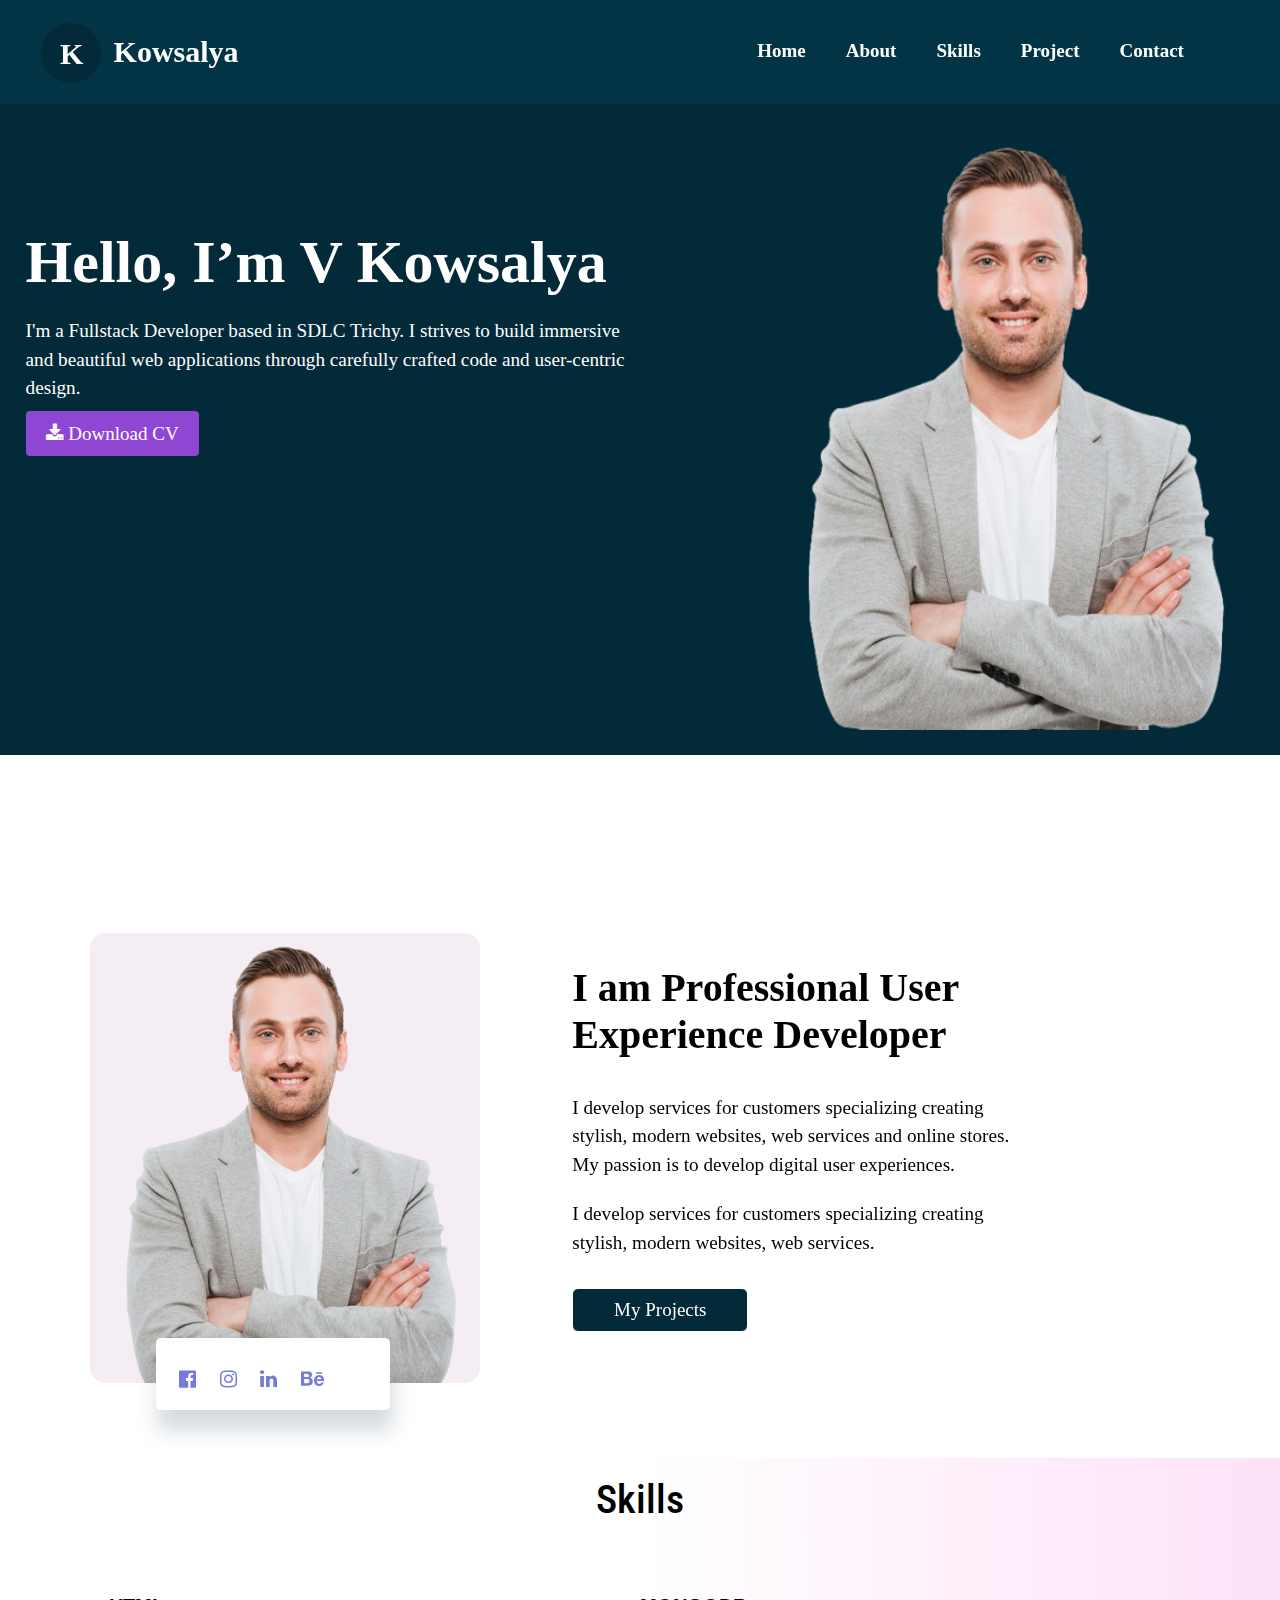
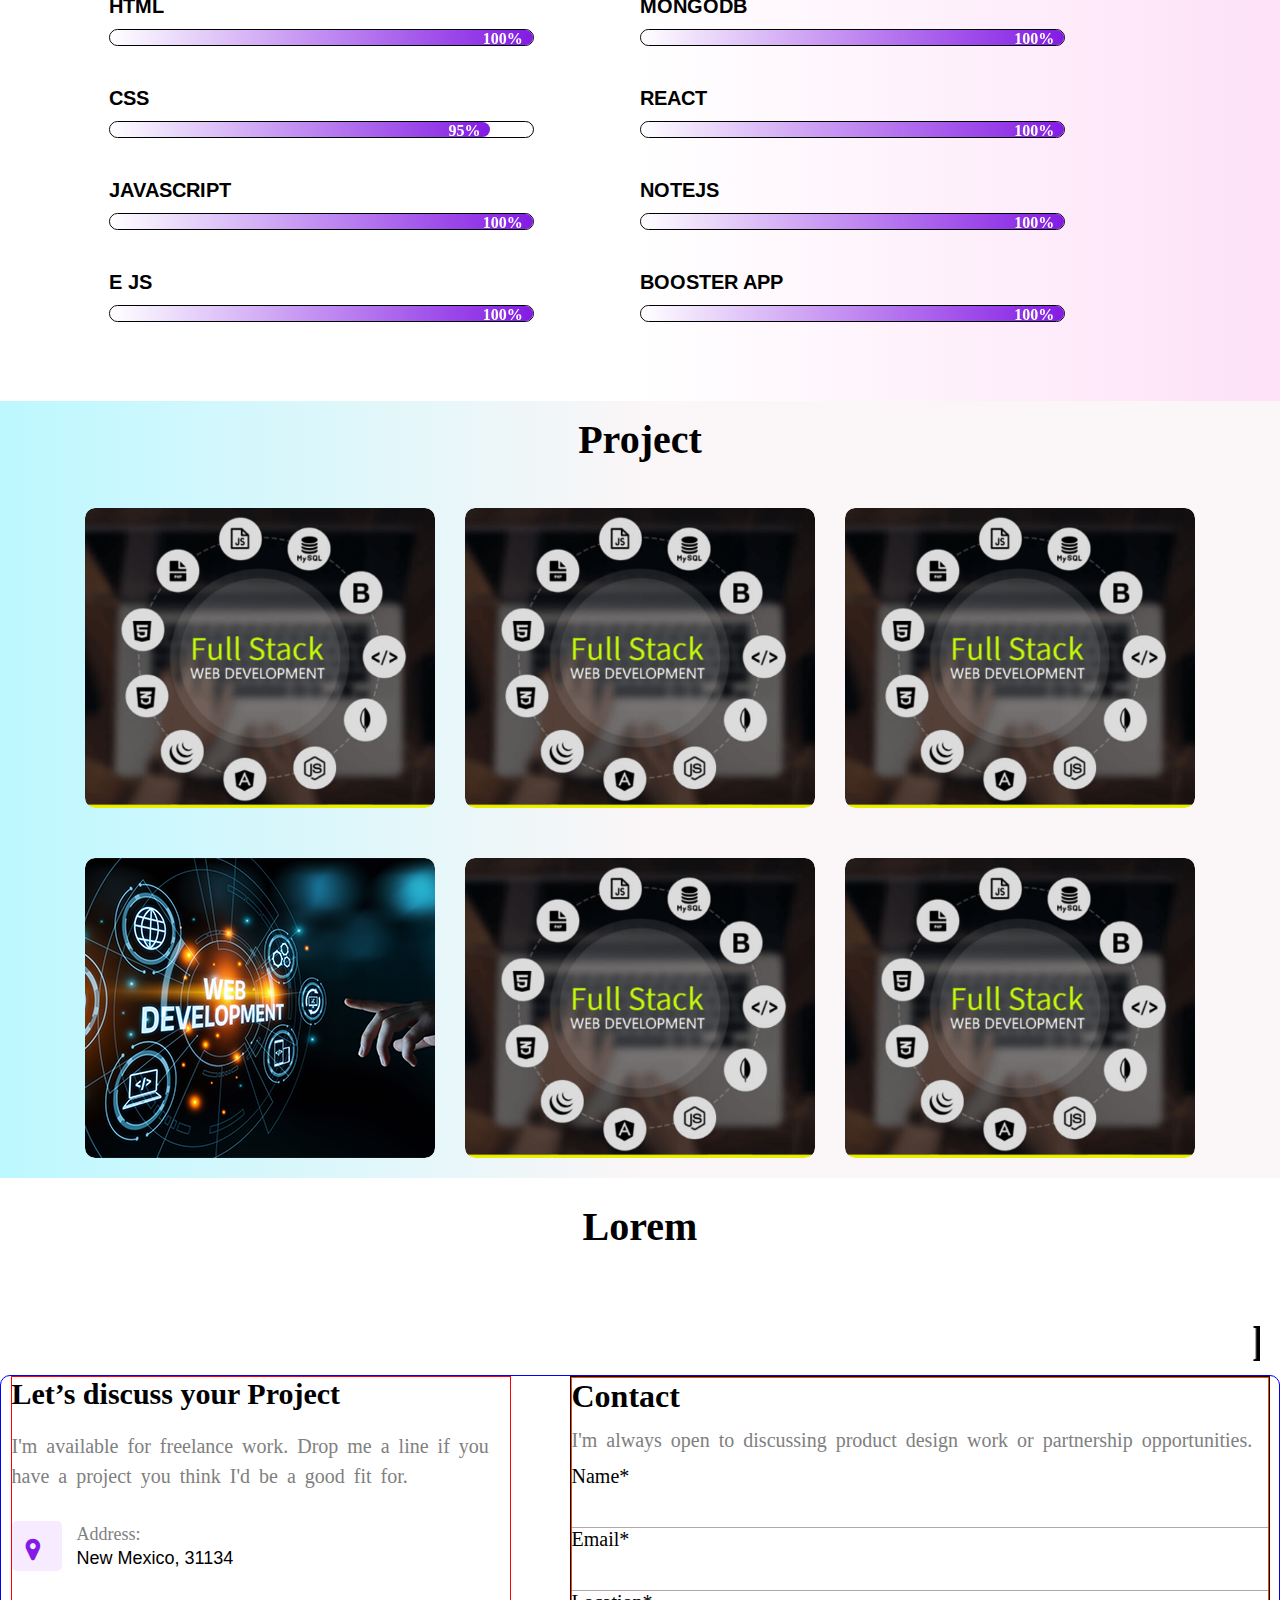
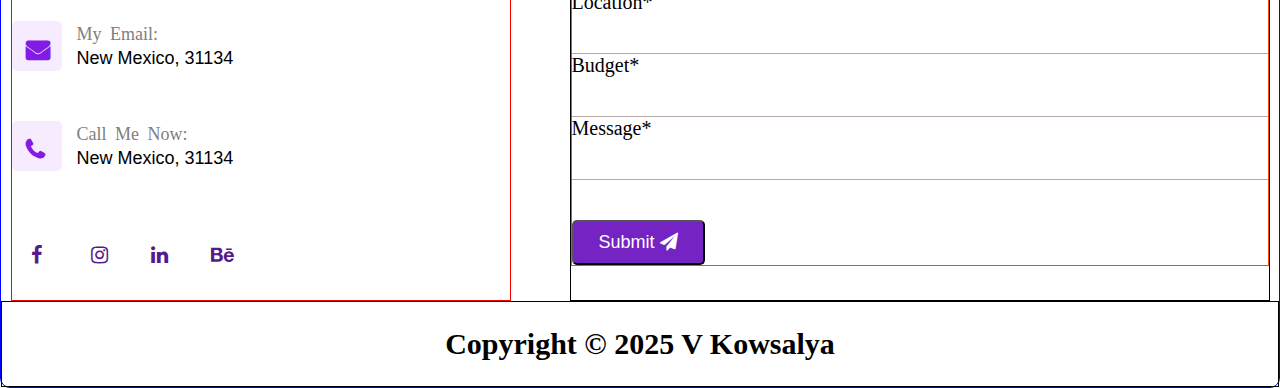
<file: index.html>
<!DOCTYPE html>
<html lang="en">

<head>
    <meta charset="UTF-8">
    <meta name="viewport" content="width=device-width, initial-scale=1.0">
    <title>Kowsalya</title>

    <link rel="stylesheet" href="https://cdnjs.cloudflare.com/ajax/libs/font-awesome/4.7.0/css/font-awesome.min.css">
    <link rel="stylesheet" href="css/style.css">
</head>

<body>
    <header>
        <div class="top-heading">
            <div class="top-ul">
                <span>K</span>
                <ul>
                    <li>Kowsalya</li>
                </ul>
            </div>
            <div class="heading-icons">
                <ul>
                    <li><a href="">Home</a></li>
                    <li><a href="">About</a></li>
                    <li><a href="">Skills</a></li>
                    <li><a href="">Project</a></li>
                    <li><a href="">Contact</a></li>
                </ul>

                </ul>
            </div>
        </div>
    </header>
    <div class="center">
        <div class="center-head">
            <div class="detail">
                <h1>Hello, I’m V Kowsalya</h1>
                <p>I'm a Fullstack Developer based in SDLC Trichy. I strives to build immersive and beautiful web
                    applications through carefully crafted code and user-centric design.</p>
                <div class="A">
                    <a href=""><i class="fa fa-download" aria-hidden="true"></i> Download CV
                    </a>
                </div>



            </div>
            <div class="center-img">
                <img src="img/person-CqOZwXV1.png" alt="">

            </div>
        </div>
    </div>

    <div class="user">
        <div class="professional">
            <div class="user-img">
                <div class="media">
                    <ul>
                        <li><a href=""><i class="fa fa-facebook-official" aria-hidden="true"></i></a></li>
                        <li><a href=""><i class="fa fa-instagram" aria-hidden="true"></i></a></li>
                        <li><a href=""><i class="fa fa-linkedin" aria-hidden="true"></i></a></li>
                        <li><a href=""><i class="fa fa-behance" aria-hidden="true"></i></a></li>

                    </ul>
                </div>
            </div>
            <div class="user-detail">
                <h2>I am Professional User Experience Developer</h2>
                <p>I develop services for customers specializing creating stylish, modern websites, web services and
                    online stores. My passion is to develop digital user experiences.</p>
                <p class="web">I develop services for customers specializing creating stylish, modern websites, web
                    services.</p>
                <ul>
                    <li class="one">My Projects</li>

                </ul>
            </div>
        </div>
    </div>
    <div class="skill-bar">
        <h1>Skills</h1>
        <div class="skill-main">
            <div class="skill-container">

                <h3>HTML</h3>
                <div class="skill">
                    <div class="skill-box">
                        <span>100%</span>
                    </div>
                </div>
                <h3>CSS</h3>
                <div class="skill">
                    <div class="skill-box box1">
                        <span>95%</span>
                    </div>
                </div>
                <h3>JAVASCRIPT</h3>
                <div class="skill ">
                    <div class="skill-box box2">
                        <span>100%</span>
                    </div>
                </div>
                <h3>E JS</h3>
                <div class="skill ">
                    <div class="skill-box box2">
                        <span>100%</span>
                    </div>
                </div>
            </div>

            <div class="skill-container2">
                <h3>MONGODB</h3>
                <div class="skill ">
                    <div class="skill-box box3">
                        <span>100%</span>
                    </div>
                </div>
                <h3>REACT</h3>
                <div class="skill ">
                    <div class="skill-box box4">
                        <span>100%</span>
                    </div>
                </div>
                <h3>NOTEJS</h3>
                <div class="skill ">
                    <div class="skill-box box5">
                        <span>100%</span>
                    </div>
                </div>
                <h3>BOOSTER APP</h3>
                <div class="skill ">
                    <div class="skill-box box5">
                        <span>100%</span>
                    </div>
                </div>
            </div>
        </div>

    </div>

    <div class="port-contain">
        <div class="port-info">
            <h1>Project</h1>
        </div>
        <div class="portfolio-cart">


            <div class="cart-img">

                <img src="img/What-is-Full-stack-development-and-How-to-become-Full-Stack-Developer-810x4301_1-780x414.webp" alt="">


            </div>
            <div class="cart-content">
                <div class="cart-info">
                    <h1>Poroject Title</h1>
                    <p> Lorem ipsum dolor sit amet, consectetur adipisicing elit.</p>

                </div>

                <div class="cart-icon">
                    <ul>
                        <li><i class="fa fa-link" aria-hidden="true"></i></li>
                    </ul>
                </div>
            </div>
        </div>

        <div class="portfolio-cart">


            <div class="cart-img">


                <img src="img/What-is-Full-stack-development-and-How-to-become-Full-Stack-Developer-810x4301_1-780x414.webp" alt="">


            </div>
            <div class="cart-content">
                <div class="cart-info">
                    <h1>Poroject Title</h1>
                    <p> Lorem ipsum dolor sit amet, consectetur adipisicing elit.</p>

                </div>

                <div class="cart-icon">
                    <ul>
                        <li><i class="fa fa-link" aria-hidden="true"></i></li>
                    </ul>
                </div>
            </div>
        </div>
        <div class="portfolio-cart">


            <div class="cart-img">

                <img src="img/What-is-Full-stack-development-and-How-to-become-Full-Stack-Developer-810x4301_1-780x414.webp" alt="">


            </div>
            <div class="cart-content">
                <div class="cart-info">
                    <h1>Poroject Title</h1>
                    <p> Lorem ipsum dolor sit amet, consectetur adipisicing elit.</p>

                </div>

                <div class="cart-icon">
                    <ul>
                        <li><i class="fa fa-link" aria-hidden="true"></i></li>
                    </ul>
                </div>
            </div>
        </div>
        <div class="portfolio-cart">


            <div class="cart-img">

                <img src="img/full-stack web development_1681290664.png" alt="">


            </div>
            <div class="cart-content">
                <div class="cart-info">
                    <h1>Poroject Title</h1>
                    <p> Lorem ipsum dolor sit amet, consectetur adipisicing elit.</p>

                </div>

                <div class="cart-icon">
                    <ul>
                        <li><i class="fa fa-link" aria-hidden="true"></i></li>
                    </ul>
                </div>
            </div>
        </div>
        <div class="portfolio-cart">


            <div class="cart-img">

                <img src="img/What-is-Full-stack-development-and-How-to-become-Full-Stack-Developer-810x4301_1-780x414.webp" alt="">


            </div>
            <div class="cart-content">
                <div class="cart-info">
                    <h1>Poroject Title</h1>
                    <p> Lorem ipsum dolor sit amet, consectetur adipisicing elit.</p>

                </div>

                <div class="cart-icon">
                    <ul>
                        <li><i class="fa fa-link" aria-hidden="true"></i></li>
                    </ul>
                </div>
            </div>
        </div>
        <div class="portfolio-cart">


            <div class="cart-img">

                <img src="img/What-is-Full-stack-development-and-How-to-become-Full-Stack-Developer-810x4301_1-780x414.webp" alt="">


            </div>
            <div class="cart-content">
                <div class="cart-info">
                    <h1>Poroject Title</h1>
                    <p> Lorem ipsum dolor sit amet, consectetur adipisicing elit.</p>

                </div>

                <div class="cart-icon">
                    <ul>
                        <li><i class="fa fa-link" aria-hidden="true"></i></li>
                    </ul>
                </div>
            </div>
        </div>


    </div>


    <div class="client">
        <div class="cilent-box">
            <div class="cilent-info">
                <h1>Lorem</h1>

            </div>
            <div class="cilent-icon">
                <marquee behavior="scroll" direction="let" onmouseover="this. stop();" onmouseout="this. start();">
                    <ul>

                        <li><a class="one" href="">linked <div class="in">in</div></a></li>
                        <li><a href=""> <i class="fa fa-amazon" aria-hidden="true"></i>mazon</a></li>
                        <li><a href="">Google</a></li>
                        <li><a href="">Medium</a></li>
                        <li><a href="">Google</a></li>
                        <li> <a href=""> <i class="fa fa-spotify" aria-hidden="true"></i>Spotify</a> </li>

                    </ul>
                </marquee>


            </div>

        </div>
    </div>
    <div class="dtails">
        <div class="detail-box">
            <div class="box">
                <h1>Let’s discuss your Project</h1>
                <p>I'm available for freelance work. Drop me a line if you have a project you think I'd be a good fit
                    for.</p>
                <div class="box-info">
                    <div class="ul">
                        <ul>
                            <li><i class="fa fa-map-marker" aria-hidden="true"></i></li>
                        </ul>
                        <div class="paragraph">
                            <p>Address:</p>
                            <span>New Mexico, 31134</span>
                        </div>
                    </div>



                    <div class="ul">
                        <ul>
                            <li><i class="fa fa-envelope" aria-hidden="true"></i></li>
                        </ul>
                        <div class="paragraph">
                            <p>My Email:</p>
                            <span>New Mexico, 31134</span>
                        </div>
                    </div>
                    <div class="ul">
                        <ul>
                            <li><i class="fa fa-phone" aria-hidden="true"></i></li>
                        </ul>
                        <div class="paragraph">
                            <p>Call Me Now:</p>
                            <span>New Mexico, 31134</span>
                        </div>
                    </div>

                </div>

                <div class="form-icon">
                    <div class="icon-media">
                        <ul>
                            <li><a href=""><i class="fa fa-facebook" aria-hidden="true"></i></a></li>
                            <li><a href=""><i class="fa fa-instagram" aria-hidden="true"></i></a></li>
                            <li><a href=""><i class="fa fa-linkedin" aria-hidden="true"></i></a></li>
                            <li><a href=""><i class="fa fa-behance" aria-hidden="true"></i></a></li>

                        </ul>
                    </div>
                </div>

            </div>
            <div class="form">
                <div class="form-head">
                    <h1>Contact</h1>
                <p>I'm always open to discussing product design work or partnership opportunities.</p>
                <div class="form-info">
                    <label for="name">Name*</label><br>
                    <input type="text"><br>
                    <label for="name">Email*</label><br>
                    <input type="email"><br>
                    <label for="name">Location*</label><br>
                    <input type="text"><br>
                    <label for="name">Budget*</label><br>
                    <input type="text"><br>
                    <label for="name">Message*</label><br>
                    <input type="text"><br>
                    <button>Submit <i class="fa fa-paper-plane" aria-hidden="true"></i></button>




                </div>
            </div>
</div>
        </div>
        <div class="footer">
            <p>Copyright © 2025   V Kowsalya</p>
        </div>


    </div>





    </div>







</body>

</html>
</file>
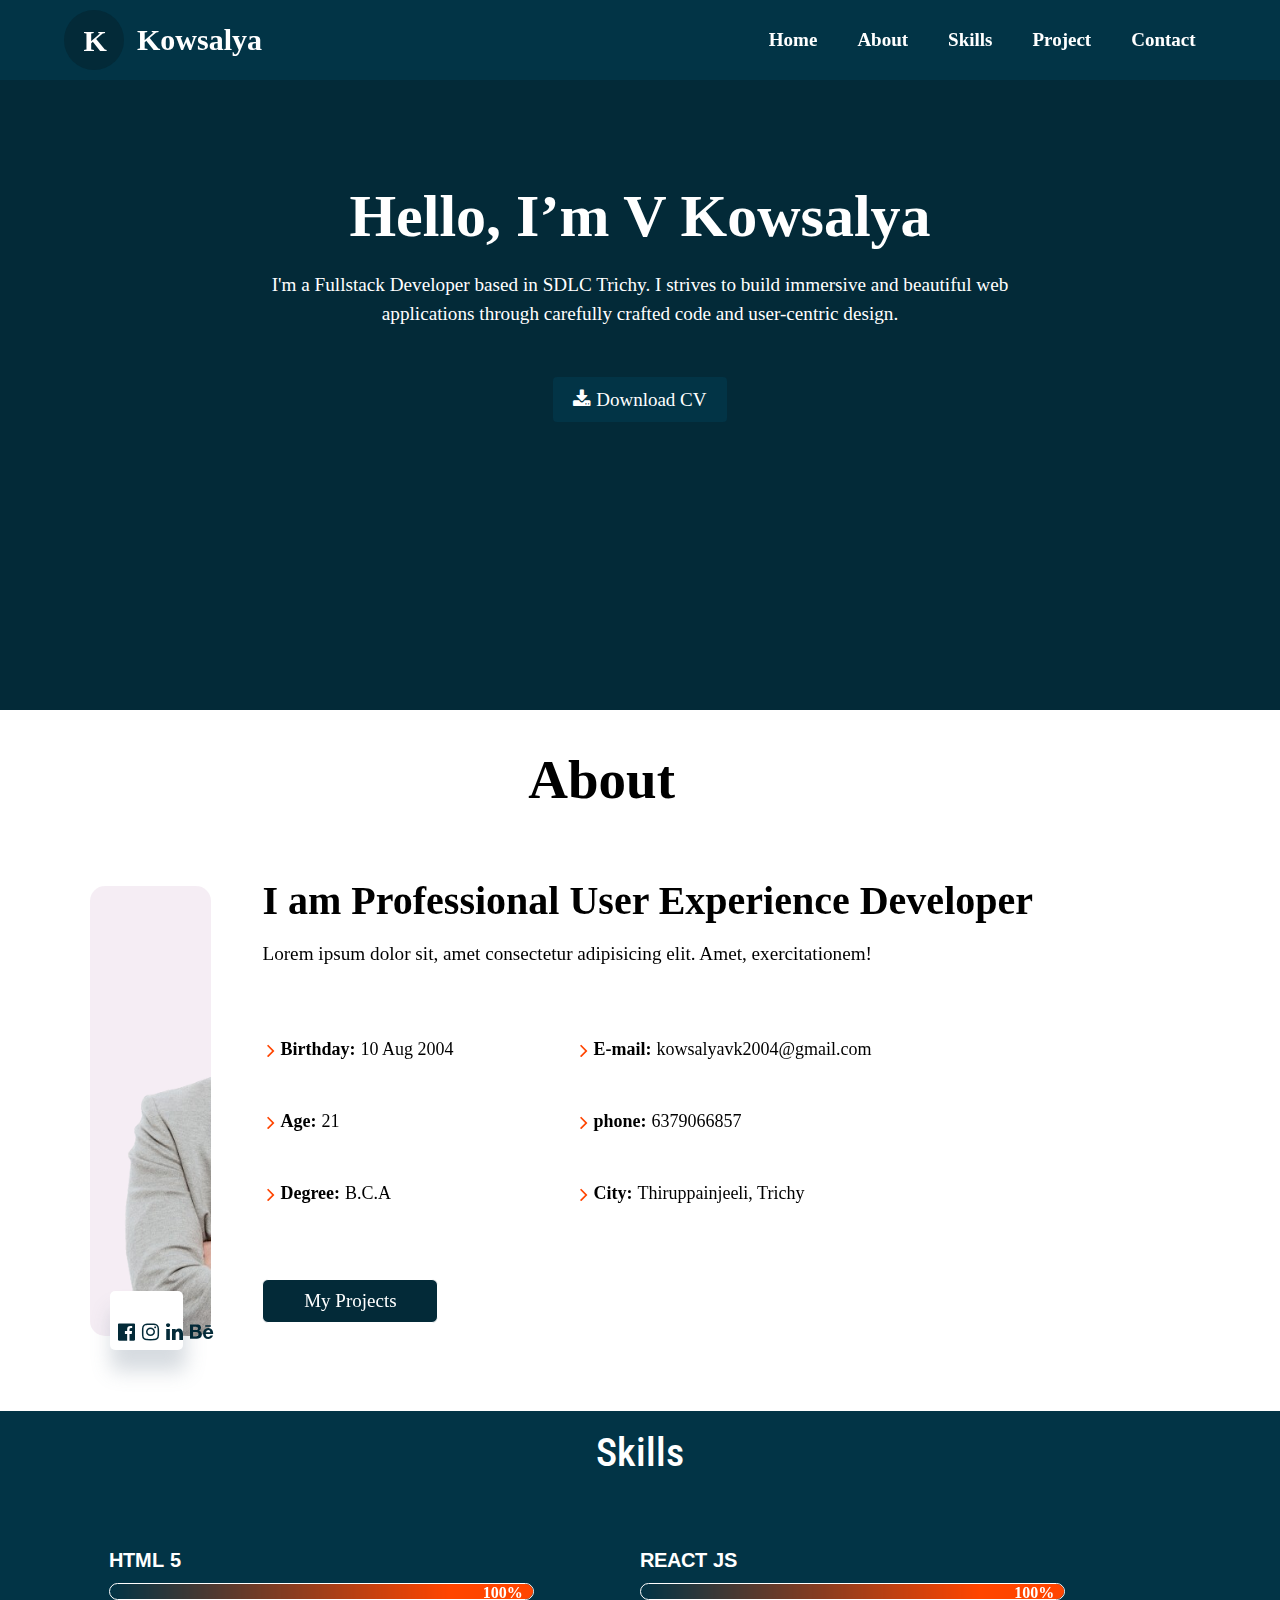
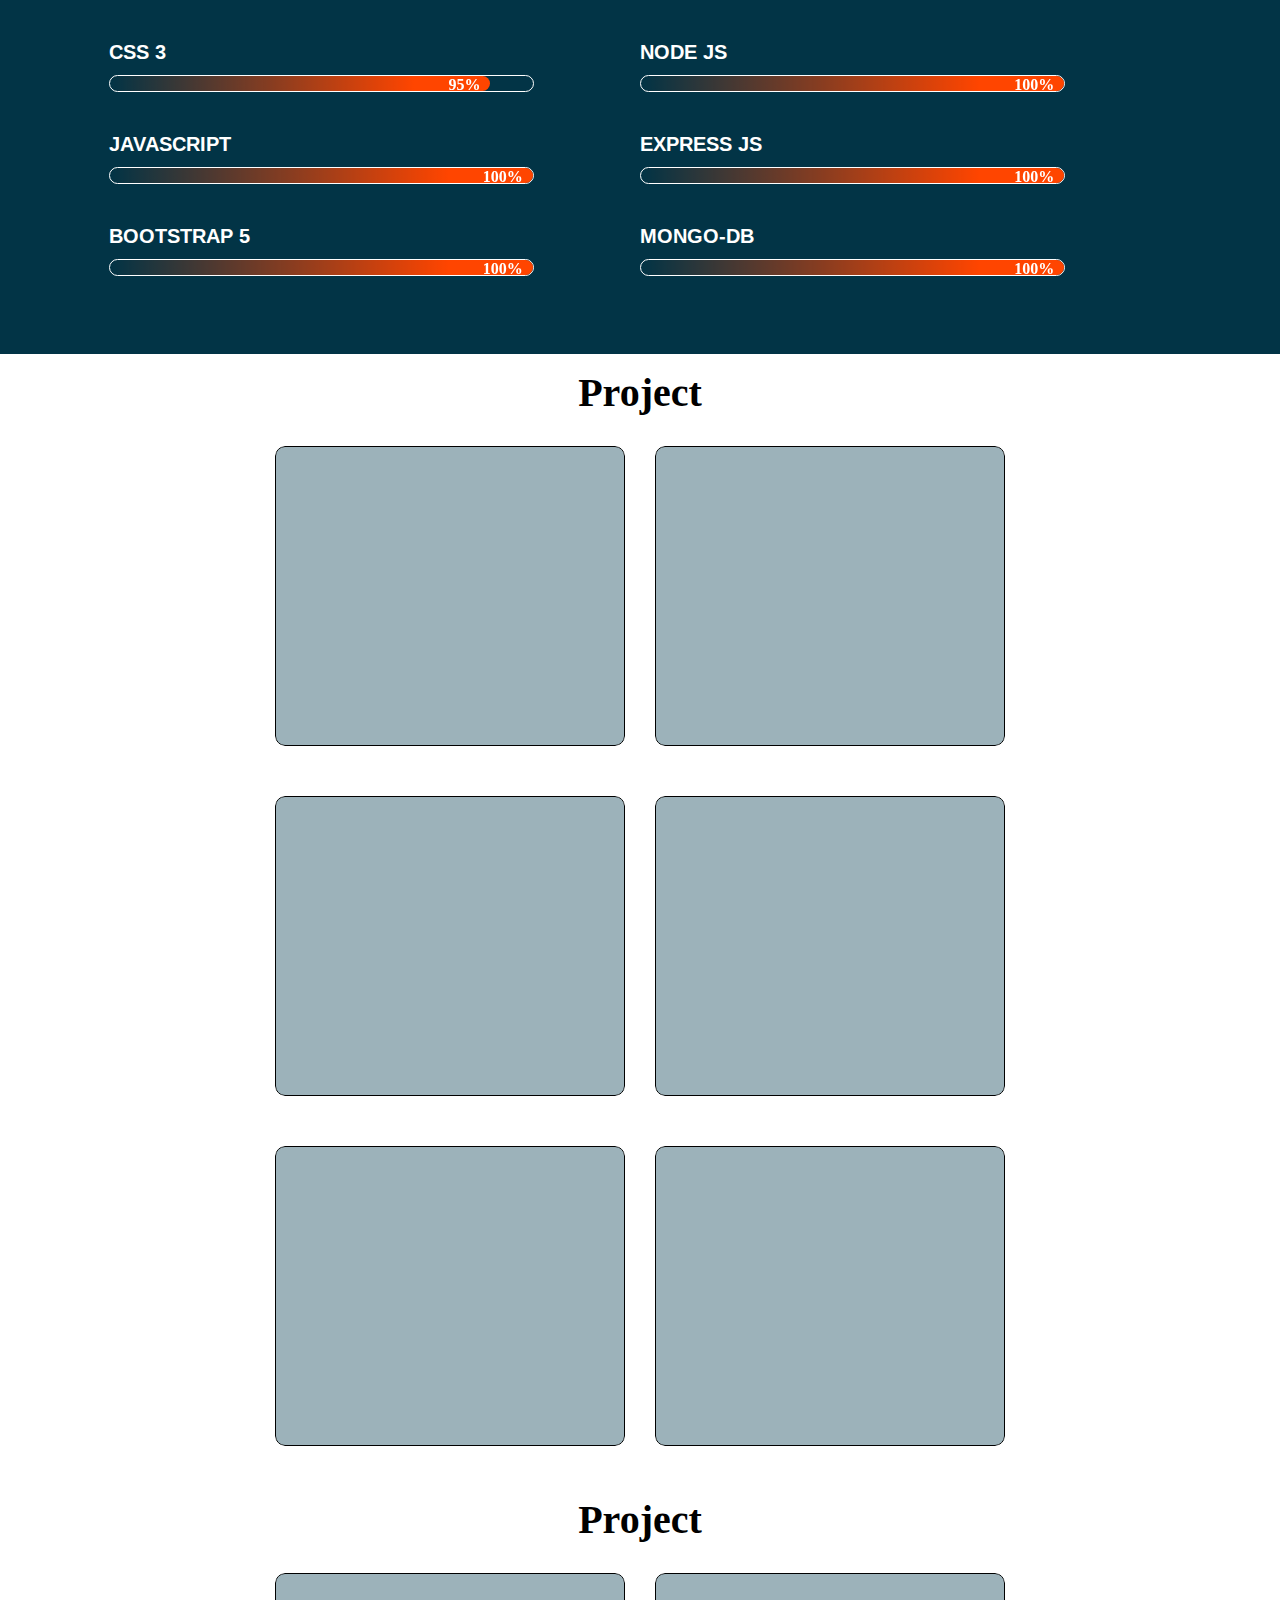
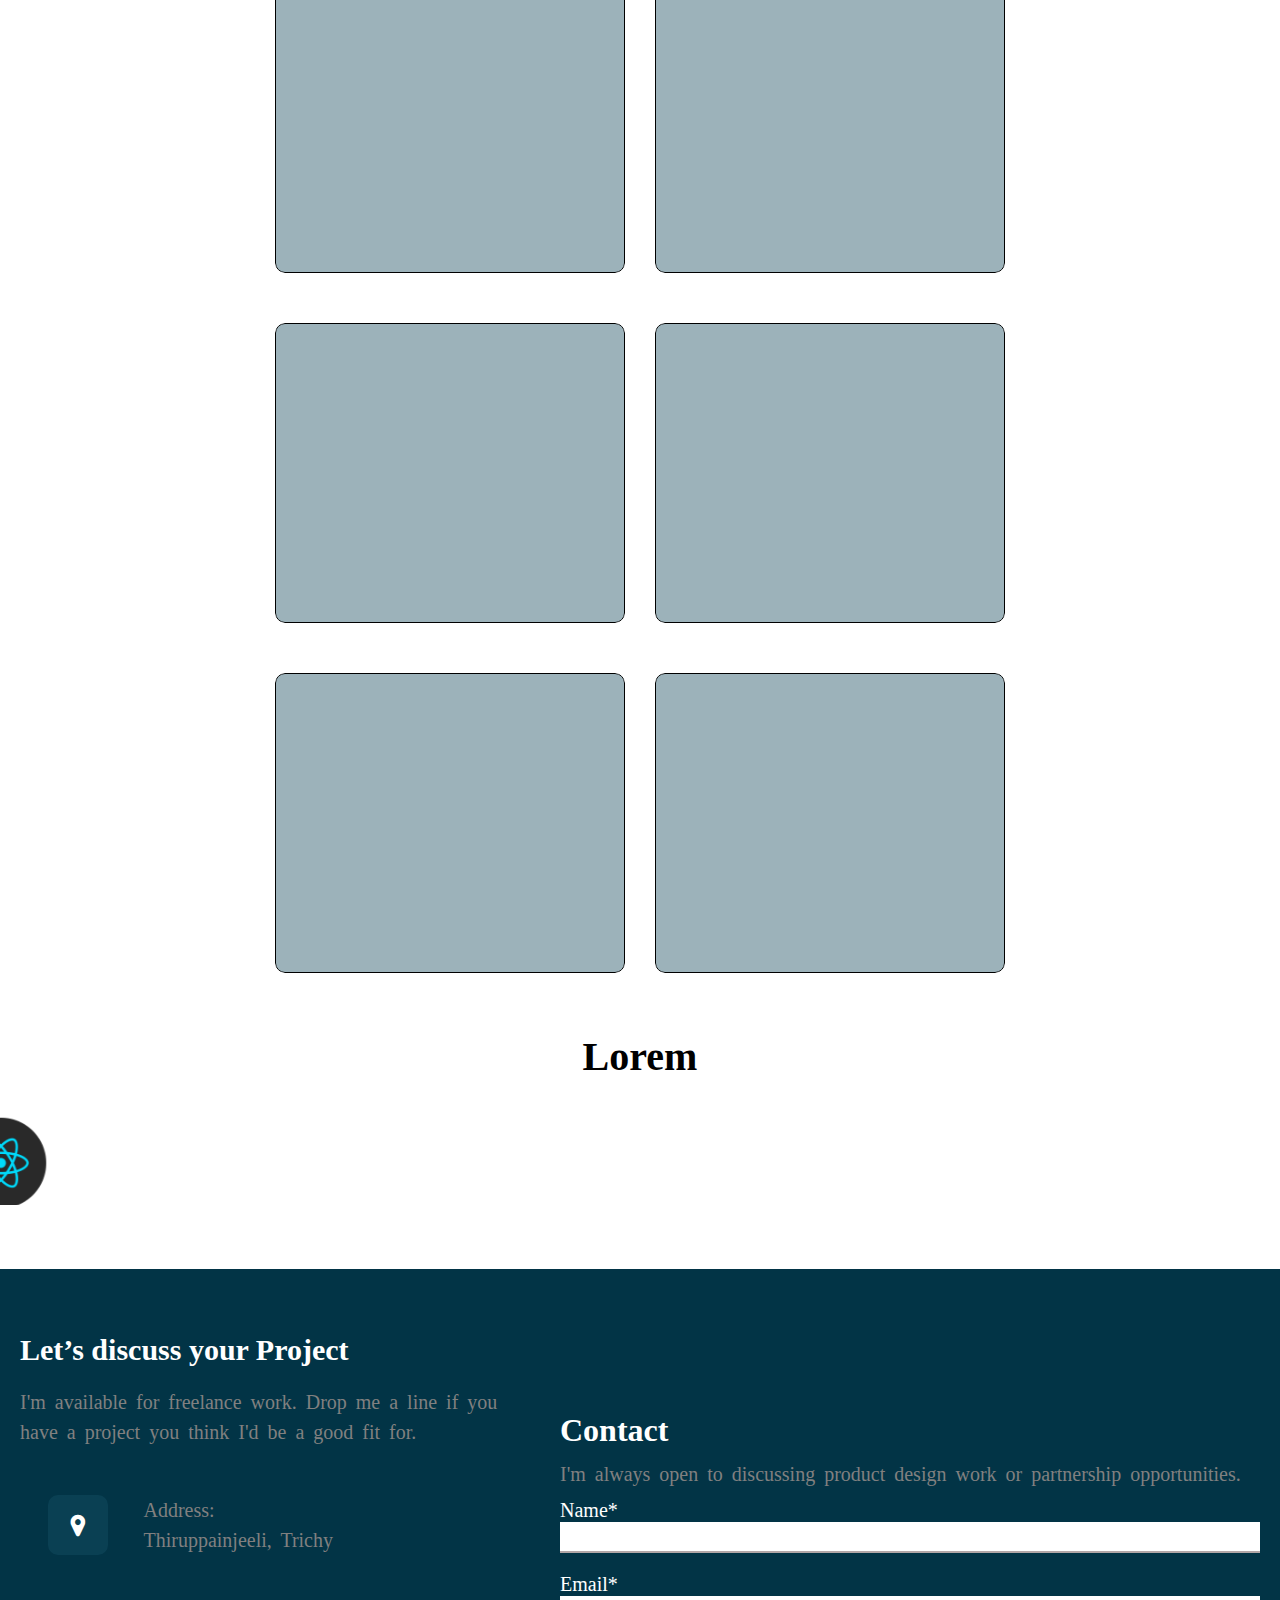
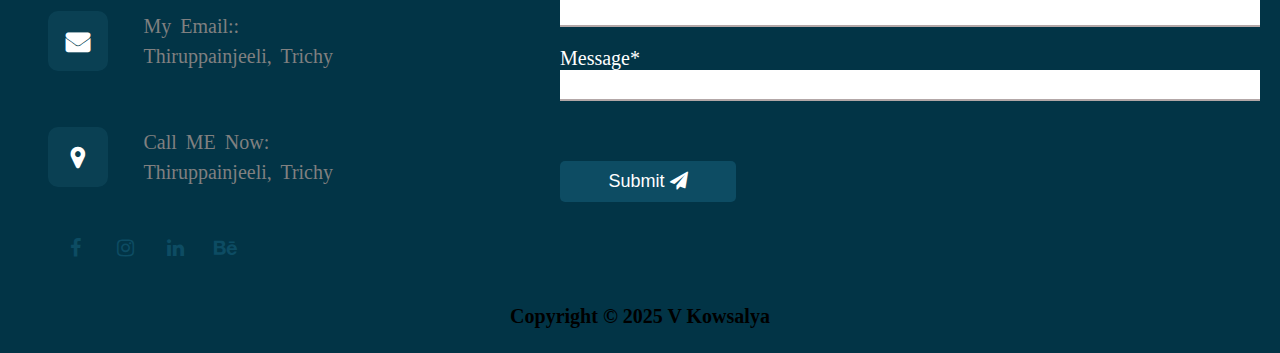
<file: portfolio/index.html>
<!DOCTYPE html>
<html lang="en">

<head>
    <meta charset="UTF-8">
    <meta name="viewport" content="width=device-width, initial-scale=1.0">
    <title>Kowsalya</title>

    <link rel="stylesheet" href="https://cdnjs.cloudflare.com/ajax/libs/font-awesome/4.7.0/css/font-awesome.min.css">
    <link rel="stylesheet" href="css/style.css">
</head>

<body>
    <header>
        <div class="top-heading">
            <div class="top-ul">
                <span class="initial">K</span>
                <span class="name">Kowsalya</span>
                <!-- <ul>
                    <li>Kowsalya</li>
                </ul> -->
            </div>
            <div class="heading-icons">
                <ul>
                    <li><a href="">Home</a></li>
                    <li><a href="">About</a></li>
                    <li><a href="">Skills</a></li>
                    <li><a href="">Project</a></li>
                    <li><a href="">Contact</a></li>
                </ul>

                </ul>
            </div>
        </div>
    </header>
    <div class="center">
        <div class="center-head">
            <div class="detail">
                <h1>Hello, I’m V Kowsalya</h1>
                <p>I'm a Fullstack Developer based in SDLC Trichy. I strives to build immersive and beautiful web
                    applications through carefully crafted code and user-centric design.</p>
                <div class="A">
                    <a href=""><i class="fa fa-download" aria-hidden="true"></i> Download CV</a>
                </div>



            </div>
            <!-- <div class="center-img">
                <img src="img/person-CqOZwXV1.png" alt="">

            </div> -->
        </div>
    </div>

    <div class="user">
          <h1>About</h1>
       
        <div class="professional">
           
            <div class="user-img">
                <div class="media">
                    <ul>
                        <li><a href=""><i class="fa fa-facebook-official" aria-hidden="true"></i></a></li>
                        <li><a href=""><i class="fa fa-instagram" aria-hidden="true"></i></a></li>
                        <li><a href=""><i class="fa fa-linkedin" aria-hidden="true"></i></a></li>
                        <li><a href=""><i class="fa fa-behance" aria-hidden="true"></i></a></li>

                    </ul>
                </div>
            </div>
            <div class="user-detail">
                <h2>I am Professional User Experience Developer</h2>
                <p>Lorem ipsum dolor sit, amet consectetur adipisicing elit. Amet, exercitationem!</p>
                <div class="my-detail">
                    <div class="my my1">

                        <ul>
                            <li><i class="fa fa-angle-right" aria-hidden="true"></i>
                                <h3>Birthday:</h3> <span>10 Aug 2004</span>

                            </li>
                        </ul>
                        <ul>
                            <li><i class="fa fa-angle-right" aria-hidden="true"></i>
                                <h3>Age:</h3> <span>21</span>

                            </li>
                        </ul>
                        <ul>
                            <li><i class="fa fa-angle-right" aria-hidden="true"></i>
                                <h3>Degree:</h3> <span>B.C.A</span>

                            </li>
                        </ul>
                    </div>
                    <div class="my1">

                        <ul>
                            <li><i class="fa fa-angle-right" aria-hidden="true"></i>
                                <h3>E-mail:</h3> <span>kowsalyavk2004@gmail.com</span>

                            </li>
                        </ul>
                        <ul>
                            <li><i class="fa fa-angle-right" aria-hidden="true"></i>
                                <h3>phone:</h3> <span>6379066857</span>

                            </li>
                        </ul>
                        <ul>
                            <li><i class="fa fa-angle-right" aria-hidden="true"></i>
                                <h3>City:</h3> <span>Thiruppainjeeli, Trichy</span>

                            </li>
                        </ul>

                    </div>
                </div>

                <ul>
                    <li class="one">My Projects</li>

                </ul>
            </div>
        </div>
    </div>
    <div class="skill-bar">
        <h1>Skills</h1>
        <div class="skill-main">
            <div class="skill-container">

                <h3>HTML 5</h3>
                <div class="skill">
                    <div class="skill-box">
                        <span>100%</span>
                    </div>
                </div>
                <h3>CSS 3</h3>
                <div class="skill">
                    <div class="skill-box box1">
                        <span>95%</span>
                    </div>
                </div>
                <h3>JAVASCRIPT</h3>
                <div class="skill ">
                    <div class="skill-box box2">
                        <span>100%</span>
                    </div>
                </div>
                <h3>BOOTSTRAP 5</h3>
                <div class="skill ">
                    <div class="skill-box box2">
                        <span>100%</span>
                    </div>
                </div>
            </div>

            <div class="skill-container2">
                <h3>REACT JS</h3>
                <div class="skill ">
                    <div class="skill-box box3">
                        <span>100%</span>
                    </div>
                </div>
                <h3>NODE JS</h3>
                <div class="skill ">
                    <div class="skill-box box4">
                        <span>100%</span>
                    </div>
                </div>
                <h3>EXPRESS JS</h3>
                <div class="skill ">
                    <div class="skill-box box5">
                        <span>100%</span>
                    </div>
                </div>
                <h3>MONGO-DB</h3>
                <div class="skill ">
                    <div class="skill-box box5">
                        <span>100%</span>
                    </div>
                </div>
            </div>
        </div>

    </div>

    <div class="prot-main">
        <div class="port-info">
            <h1>Project</h1>
        </div>
        <div class="port-contain">
            <div class="portfolio-cart">


                <div class="cart-img">




                </div>
                <div class="cart-content">
                    <div class="cart-info">
                        <h1>Poroject </h1>
                        <p> Lorem ipsum dolor sit amet, consectetur adipisicing elit.</p>

                    </div>

                    <div class="cart-icon">
                        <ul>
                            <li><i class="fa fa-link" aria-hidden="true"></i></li>
                        </ul>
                    </div>
                </div>
            </div>

            <div class="portfolio-cart">


                <div class="cart-img">





                </div>
                <div class="cart-content">
                    <div class="cart-info">
                        <h1>Poroject Title</h1>
                        <p> Lorem ipsum dolor sit amet, consectetur adipisicing elit.</p>

                    </div>

                    <div class="cart-icon">
                        <ul>
                            <li><i class="fa fa-link" aria-hidden="true"></i></li>
                        </ul>
                    </div>
                </div>
            </div>
            <div class="portfolio-cart">


                <div class="cart-img">




                </div>
                <div class="cart-content">
                    <div class="cart-info">
                        <h1>Poroject Title</h1>
                        <p> Lorem ipsum dolor sit amet, consectetur adipisicing elit.</p>

                    </div>

                    <div class="cart-icon">
                        <ul>
                            <li><i class="fa fa-link" aria-hidden="true"></i></li>
                        </ul>
                    </div>
                </div>
            </div>
            <div class="portfolio-cart">


                <div class="cart-img">




                </div>
                <div class="cart-content">
                    <div class="cart-info">
                        <h1>Poroject Title</h1>
                        <p> Lorem ipsum dolor sit amet, consectetur adipisicing elit.</p>

                    </div>

                    <div class="cart-icon">
                        <ul>
                            <li><i class="fa fa-link" aria-hidden="true"></i></li>
                        </ul>
                    </div>
                </div>
            </div>
            <div class="portfolio-cart">


                <div class="cart-img">




                </div>
                <div class="cart-content">
                    <div class="cart-info">
                        <h1>Poroject Title</h1>
                        <p> Lorem ipsum dolor sit amet, consectetur adipisicing elit.</p>

                    </div>

                    <div class="cart-icon">
                        <ul>
                            <li><i class="fa fa-link" aria-hidden="true"></i></li>
                        </ul>
                    </div>
                </div>
            </div>
            <div class="portfolio-cart">


                <div class="cart-img">




                </div>
                <div class="cart-content">
                    <div class="cart-info">
                        <h1>Poroject Title</h1>
                        <p> Lorem ipsum dolor sit amet, consectetur adipisicing elit.</p>

                    </div>

                    <div class="cart-icon">
                        <ul>
                            <li><i class="fa fa-link" aria-hidden="true"></i></li>
                        </ul>
                    </div>
                </div>
            </div>
        </div>

    </div>


    <div class="prot-main">
        <div class="port-info">
            <h1>Project</h1>
        </div>
        <div class="port-contain">
            <div class="portfolio-cart">


                <div class="cart-img">




                </div>
                <div class="cart-content">
                    <div class="cart-info">
                        <h1>Poroject Title</h1>
                        <p> Lorem ipsum dolor sit amet, consectetur adipisicing elit.</p>

                    </div>

                    <div class="cart-icon">
                        <ul>
                            <li><i class="fa fa-link" aria-hidden="true"></i></li>
                        </ul>
                    </div>
                </div>
            </div>

            <div class="portfolio-cart">


                <div class="cart-img">





                </div>
                <div class="cart-content">
                    <div class="cart-info">
                        <h1>Poroject Title</h1>
                        <p> Lorem ipsum dolor sit amet, consectetur adipisicing elit.</p>

                    </div>

                    <div class="cart-icon">
                        <ul>
                            <li><i class="fa fa-link" aria-hidden="true"></i></li>
                        </ul>
                    </div>
                </div>
            </div>
            <div class="portfolio-cart">


                <div class="cart-img">




                </div>
                <div class="cart-content">
                    <div class="cart-info">
                        <h1>Poroject Title</h1>
                        <p> Lorem ipsum dolor sit amet, consectetur adipisicing elit.</p>

                    </div>

                    <div class="cart-icon">
                        <ul>
                            <li><i class="fa fa-link" aria-hidden="true"></i></li>
                        </ul>
                    </div>
                </div>
            </div>
            <div class="portfolio-cart">


                <div class="cart-img">




                </div>
                <div class="cart-content">
                    <div class="cart-info">
                        <h1>Poroject Title</h1>
                        <p> Lorem ipsum dolor sit amet, consectetur adipisicing elit.</p>

                    </div>

                    <div class="cart-icon">
                        <ul>
                            <li><i class="fa fa-link" aria-hidden="true"></i></li>
                        </ul>
                    </div>
                </div>
            </div>
            <div class="portfolio-cart">


                <div class="cart-img">




                </div>
                <div class="cart-content">
                    <div class="cart-info">
                        <h1>Poroject Title</h1>
                        <p> Lorem ipsum dolor sit amet, consectetur adipisicing elit.</p>

                    </div>

                    <div class="cart-icon">
                        <ul>
                            <li><i class="fa fa-link" aria-hidden="true"></i></li>
                        </ul>
                    </div>
                </div>
            </div>
            <div class="portfolio-cart">


                <div class="cart-img">




                </div>
                <div class="cart-content">
                    <div class="cart-info">
                        <h1>Poroject Title</h1>
                        <p> Lorem ipsum dolor sit amet, consectetur adipisicing elit.</p>

                    </div>

                    <div class="cart-icon">
                        <ul>
                            <li><i class="fa fa-link" aria-hidden="true"></i></li>
                        </ul>
                    </div>
                </div>
            </div>
        </div>

    </div>


    <div class="client">
        <div class="cilent-box">
            <div class="cilent-info">
                <h1>Lorem</h1>

            </div>
            <div class="cilent-icon">
                  <marquee behavior="scroll" direction="right" onmouseover="this. stop();" onmouseout="this. start();">
                   
                <div class="img6 img1">
                    <img src="img/html1.png" alt=""> 

                </div>
                <div class="img2 img1">
                    <img src="img/css11.jpg" alt="">
                </div>
                <div class="img3 img1">
                    <img src="img/ejs.png" alt="">
                </div>
                <div class="img4 img1">
                    <img src="img/js1.png" alt="">
                </div>
                <div class="img5 img1">
                    <img src="img/apps.png" alt="">
                </div>
              
                   
                </marquee>


            </div>

        </div>
    </div>
    <div class="dtails">
        <div class="detail-box">
            <div class="box">
                <h1>Let’s discuss your Project</h1>
                <p>I'm available for freelance work. Drop me a line if you have a project you think I'd be a good fit
                    for.</p>
                <div class="box-info">
                    <div class="box">
                        <span><i class="fa fa-map-marker" aria-hidden="true"></i></span>
                        <div class="left">
                            <p>Address:</p>
                            <p>Thiruppainjeeli, Trichy</p>
                        </div>
                    </div>
                    <div class="box">
                        <span><i class="fa  fa-envelope" aria-hidden="true"></i></span>
                        <div class="left">
                            <p>My Email::</p>
                            <p>Thiruppainjeeli, Trichy</p>
                        </div>
                    </div>
                    <div class="box">
                        <span><i class="fa fa-map-marker" aria-hidden="true"></i></span>
                        <div class="left">
                            <p>Call ME Now:</p>
                            <p>Thiruppainjeeli, Trichy</p>
                        </div>
                    </div>
                   

                </div>

                <div class="form-icon">
                    <div class="icon-media">
                        <ul>
                            <li><a href=""><i class="fa fa-facebook" aria-hidden="true"></i></a></li>
                            <li><a href=""><i class="fa fa-instagram" aria-hidden="true"></i></a></li>
                            <li><a href=""><i class="fa fa-linkedin" aria-hidden="true"></i></a></li>
                            <li><a href=""><i class="fa fa-behance" aria-hidden="true"></i></a></li>

                        </ul>
                    </div>
                </div>

            </div>
            <div class="form">
                <div class="form-head">
                    <h1>Contact</h1>
                    <p>I'm always open to discussing product design work or partnership opportunities.</p>
                    <div class="form-info">
                        <div class="form1">
                            <label for="name">Name*</label><br>
                            <input type="text"><br>
                        </div>
                        <div class="form1">
                            <label for="name">Email*</label><br>
                            <input type="email"><br>
                        </div>

                        <div class="form1">
                            <label for="name">Message*</label><br>
                            <input type="text"><br>
                        </div>
                        <button>Submit <i class="fa fa-paper-plane" aria-hidden="true"></i></button>
                    </div>
                </div>
            </div>
        </div>
        <div class="footer">
            <p>Copyright © 2025 V Kowsalya</p>
        </div>


    </div>





    </div>







</body>

</html>
</file>
<file: portfolio/sss.html>
<!DOCTYPE html>
<html lang="en">
<head>
    <meta charset="UTF-8">
    <meta name="viewport" content="width=device-width, initial-scale=1.0">
    <title>Document</title>
    <style>
        body{
            height: 100vh;
            border: 2px solid;
            display: grid;
            place-items: center;
        }

        .box{
            border: 1px solid red;
            height: 15px;
            width: 50%;
            border-radius: 50px;  
        }
        .box>.box1{
            width: 70%;
            height: inherit;
            background: darkcyan;
            border-radius: inherit; 
            position: relative;
        }
        .box .box1 span{
            position: absolute;
            right: 10px;
        }
    </style>
</head>
<body>
    

    <div class="box">
        <div class="box1"><span>70%</span></div>
    </div>

</body>
</html>
</file>
<file: css/style.css>
@import url('https://fonts.googleapis.com/css2?family=Arimo:ital,wght@0,400..700;1,400..700&family=Dancing+Script:wght@400..700&family=Libertinus+Keyboard&family=Lora:ital,wght@0,400..700;1,400..700&family=Petit+Formal+Script&family=Playfair+Display:ital,wght@0,400..900;1,400..900&family=Roboto+Condensed:ital,wght@0,100..900;1,100..900&family=Story+Script&family=Tangerine:wght@400;700&display=swap');
@import url('https://fonts.googleapis.com/css2?family=Arimo:ital,wght@0,400..700;1,400..700&family=Dancing+Script:wght@400..700&family=Libertinus+Keyboard&family=Lora:ital,wght@0,400..700;1,400..700&family=Petit+Formal+Script&family=Playfair+Display:ital,wght@0,400..900;1,400..900&family=Roboto+Condensed:ital,wght@0,100..900;1,100..900&family=Story+Script&family=Tangerine:wght@400;700&display=swap');
@import url('https://fonts.googleapis.com/css2?family=Arimo:ital,wght@0,400..700;1,400..700&family=Dancing+Script:wght@400..700&family=Libertinus+Keyboard&family=Lora:ital,wght@0,400..700;1,400..700&family=Open+Sans:ital,wght@0,300..800;1,300..800&family=Petit+Formal+Script&family=Playfair+Display:ital,wght@0,400..900;1,400..900&family=Roboto+Condensed:ital,wght@0,100..900;1,100..900&family=Roboto:ital,wght@0,100..900;1,100..900&family=Story+Script&family=Tangerine:wght@400;700&display=swap');

:root {
    --bg-clr: #032A38;
    --txt-clr: #FFFFFF;
    --head-colr: #023446;
}

* {
    margin: 0;
    padding: 0;
    box-sizing: border-box;
}

header {
    /* border: 1px solid red; */
    background: var(--head-colr);
    color: var(--txt-clr);

}

header .top-heading {
    display: flex;
    justify-content: space-evenly;

    padding: 10px;
    position: sticky;
    top: 0px;
}

header .top-heading .top-ul span {
    /* border: 1px solid; */
    width: 60px;
    height: 60px;
    border-radius: 30px;
    padding: 14px 19px;
    background-color: var(--bg-clr);
    font-size: 30px;
    font-weight: 700;
    color: white;
    margin-top: 2%;

}

header .top-heading .top-ul ul li {

    list-style: none;
    padding: 20% 10%;
    font-size: 30px;
    font-weight: 800;

}

header .top-heading .top-ul {
    /* border: 1px solid; */
    width: 50%;

    display: flex;

}


header .top-heading a {
    text-decoration: none;

}

header .heading-icons ul li {
    list-style: none;


}

header .heading-icons ul {
    padding: 30px 35px;
    display: flex;

    /* border: 1px solid; */
    font-size: 19px;
    font-weight: 600;
    font-family: 'Times New Roman', Times, serif monospace;



}

header .heading-icons ul li a {
    padding-left: 50px;

    /* border: 1px solid; */
    padding: 13px 20px;
    border-radius: 5px;
    color: var(--txt-clr);

}

header .heading-icons ul li:hover a {
    /* background-color: #fa80722a; */
    background-color: var(--bg-clr);
    color: white;
}



.heading-icons .con:hover a {
    background-color: #6015a5;
    color: white;
}

.center {
    /* border: 1px solid blueviolet; */
    width: 100%;
    /* height: 730px; */
    padding: 2% 2%;
    /* background-image: linear-gradient(to left, #f312c620, white 50%); */
    background: var(--bg-clr);
    color: var(--txt-clr);




}

.center .center-head {
    /* border: 1px solid; */
    /* width: 50%; */
    display: flex;


}

.center .center-head .detail {
    /* border: 1px solid; */
    width: 100%;
    height: 300px;
    margin-top: 8%;

}

.center .center-head h1 {

    font-size: 60px;
    font-weight: 800;
    /* line-height: 1.6; */

}

.center .center-head p {
    line-height: 1.5;

    font-size: larger;
    margin-top: 20px;

}

.center .center-head a {
    border: 1px solid;

    padding: 12px 20px;
    font-size: 19px;
    border-radius: 4px;
    text-decoration: none;
    color: white;
    background-color: #8f46d3;
    border: none;


}

.center .center-head .A {
    /* border: 1px solid; */
    margin-top: 20px;
}

.center .center-head a {
    list-style: none;
}

.center .center-head a:hover {
    background-color: #38032A;

}

.center .center-img {
    /* border: 1px solid; */

    width: 100%;
    height: 600px;
    display: flex;
    flex-wrap: wrap;


}


.center .center-img>img {
    /* border: 1px solid; */
    width: 500px;
    border-radius: 20px;
    margin-left: 20%;
    /* background-color: white; */
    border: none;
    /* box-shadow: 2px 2px 15px 0px #ec3bef6b; */

    /* background-blend-mode: multiply; */
    transition: 0.2s;

}

.center .center-img:hover img {
    /* border: 2px solid var(--head-colr); */
    box-shadow: -11px 9px 10px 0px var(--head-colr), 7px 9px 3px var(--head-colr);
    transform: perspective(200px) translateZ(10px);
}

.user {
    /* border: 1px solid; */
    width: 80%;
    border-radius: 20px;
    position: relative;
    left: 7%;
    margin-top: 8%;

}

.user .professional {
    /* border: 1px solid blue; */
    width: 100%;
    height: 600px;
    display: flex;
    justify-content: center;
    align-items: center;
    border-radius: 20px;

}


.user .professional .user-detail {
    /* border: 1px solid; */
    width: 156%;
    height: 490px;
    padding: 5% 9%;


}

.user .professional .user-detail h2 {
    font-size: 40px;

}

.user .professional .user-detail p {
    font-size: larger;
    line-height: 1.5;
    padding-top: 8%;

}

.user .professional .user-detail .web {
    line-height: 1.5;
    padding-top: 20px;
}

.user .professional .user-img {
    /* border: 1px solid; */
    width: 120%;
    height: 450px;
    background-image: url("../img/person-CqOZwXV1.png");
    background-size: cover;
    background-color: #b37baa22;
    border-radius: 15px;
    position: relative;

}

.user .professional ul {

    display: flex;
    margin-top: 30px;






}

.user .professional .one {
    border: 1px solid;
    width: 176px;
    list-style: none;
    font-size: 19px;
    padding: 10px;
    text-align: center;
    background-color: #032A38;
    color: white;
    border-radius: 6px;

}



.user .professional ul .one:hover {
    background-color: #032A38;
}



.user .professional .user-img .media {
    /* border: 1px solid; */
    width: 60%;

    position: absolute;
    padding-bottom: 5%;
    top: 90%;
    left: 17%;
    background-color: white;
    border-radius: 5px;
    box-shadow: 2px 20px 20px 1px #7788994d;

}

.user .professional .user-img .media li {
    list-style: none;
    padding-left: 10%;
    font-size: 20px;
}


.user .professional .user-img .media a i {
    color: #747bdb;

}

.user .professional .user-img .media:hover li a {
    color: #c51e1e;



}

.port-contain {

    display: flex;
    justify-content: center;
    align-items: center;

    gap: 30px;
    flex-wrap: wrap;
    background-image: linear-gradient(to right, #44ecff5b, #c9909e15 50%);
    /* background-color: #094960; */
    /* color: #FFFFFF; */





}

.port-contain .port-info {
    /* border: 1px solid; */
    width: 100%;
    text-align: center;
    font-size: 20px;
    font-weight: 900;
    padding: 15px 0;



}


.portfolio {
    border: 1px solid #00ff55;

}

.portfolio .portfolio-head {
    /* border: 1px solid; */
    text-align: center;

}

.portfolio .portfolio-head h2 {
    font-size: 40px;
    font-weight: 900;
}

.portfolio .portfolio-head p {
    font-size: 18px;
    line-height: 1.5;

}

.portfolio-cart {
    position: relative;
    border-radius: 10px;
    width: 350px;
    height: 300px;

    overflow: hidden;
    margin-bottom: 20px;

}

.portfolio-cart .cart-img {
    /* border: 1px solid; */
    /* width: 350px; */
    height: 300px;
    border-radius: 10px;



}

.portfolio-cart .cart-img>img {
    /* border: 1px solid; */
    width: 100%;
    height: 100%;
    object-fit: cover;
    border-radius: inherit;





}

.port-contain .portfolio-cart .cart-content {
    /* border: 1px solid orangered; */

    width: 350px;
    overflow: hidden;

    position: absolute;
    bottom: -300px;
    transition: 0.7s;
    display: flex;




}

.portfolio-cart .cart-content .cart-info {
    /* border: 1px solid ; */
    padding: 5% 4%;
    width: 300px;

    color: white;


    line-height: 1.5;


}

.portfolio-cart .cart-content .cart-icon {
    /* border: 1px solid; */
    width: 100px;

}

.portfolio-cart .cart-content .cart-icon ul li {
    list-style: none;

    width: 55px;
    height: 55px;
    text-align: center;
    padding-top: 20px;
    background-color: #ffffff4f;
    color: white;
    border-radius: 60%;
    position: relative;
    top: 40px;
    left: 20px;


}

.portfolio-cart .cart-content .cart-icon ul li i {
    font-size: 20px;


}

.portfolio-cart:hover .cart-content {
    bottom: 0;
    transition: 0.7s;



    background-color: #914cff57;


}



.skill-bar {
    /* border: 1px solid fuchsia; */
    padding: 18px 22px;

    background-image: linear-gradient(to left, #f312c620, white 50%);
    /* 

    background-image: linear-gradient(to right, #f020c350 10%, #13b3e446 40%, #f016834b); */




}

.skill-bar h1 {
    text-align: center;
    font-size: 40px;
    font-weight: 500;
    padding-bottom: 10px;
    font-family: "Roboto Condensed", sans-serif;

}

.skill-bar span {
    font-size: 20px;
    font-weight: 600;
    color: white;
}

.skill-container {
    /* border: 1px solid greenyellow; */
    width: 100%;
    height: 400px;



}

.skill-container2 h3,
.skill-container h3 {

    font-family: "Arimo", sans-serif;
    font-size: 20px;
    padding-bottom: 10px;
}

.skill-container2 {

    width: 100%;

}

.skill-bar .skill-main {

    width: 100%;
    height: 450px;
    /* background-color: #0000002c; */
    display: flex;
    padding: 5% 7%;
    border-radius: 20px;



}

.skill {
    border: 1px solid;
    width: 80%;

    border-radius: 10px;
    margin-bottom: 40px;


}

.skill .skill-box {
    /* border: 1px solid blue; */
    width: 100%;
    border-radius: inherit;
    position: relative;
    height: 15px;

    background-image: linear-gradient(to left, #831be4, #ffffff67 100%);

}

.skill .skill-box span {
    position: absolute;
    right: 10px;
    font-size: 16px;

}

.skill .box1 {
    width: 90%;
}

.client {
    /* border: 1px solid red; */


}

.client .cilent-info {
    /* border: 1px solid orange; */


    padding: 15px 0;
    text-align: center;

}



.client .cilent-info h1 {
    font-size: 40px;
    font-weight: 600;
    padding: 10px;

}

.client .cilent-icon {
    height: 100px;
    /* border: 1px solid; */
    padding: 20px;



}

.client .cilent-icon a {
    text-decoration: none;
    font-size: 40px;
    font-weight: 800;
    color: #808080b0;



}

.client .cilent-icon ul {

    /* border: 1px solid; */

    display: flex;
}

.client .cilent-icon ul li {
    list-style: none;
    padding: 20px 50px;

}

.client .cilent-icon ul .one {
    display: flex;
}

.client .cilent-icon ul .one .in {


    margin-top: 10px;
    width: 40px;
    height: 40px;
    padding: 0 6px;

    font-size: 35px;
    font-weight: 900;
    color: white;
    border-radius: 8px;
    text-align: center;

    background-color: blue;


}

.client .cilent-icon marquee .one {
    color: black;
    font-size: 50px;
    font-weight: 800;
}



.dtails {
    border: 1px solid blue;

    border-radius: 10px;
}

.detail-box {
    /* width: 100%; */
    /* height: 900px; */
    display: flex;
    justify-content: space-around;


    /* border: 1px solid blue; */
    gap: 40px;


}

.dtails .detail-box .box {
    border: 1px solid red;
    width: 500px;
    /* height: 500px; */


}

.dtails .detail-box .box h1 {
    font-size: 30px;
    font-weight: bold;
    padding-bottom: 20px;
}

.dtails .detail-box .box p {
    font-size: 20px;
    /* width: 100%; */
    /* border: 1px solid; */
    word-spacing: 4px;
    font-weight: normal;
    line-height: 1.5;
    color: #808080;

}

.dtails .detail-box .box .box-info {
    /* border: 1px solid; */
    display: flex;
    flex-direction: column;
    margin-top: 20px;

}

.dtails .detail-box .box .box-info .ul {
    /* border: 1px solid; */
}

.dtails .detail-box .box .box-info ul {
    width: 65px;
    height: 80px;

    /* border: 1px solid; */
}

.dtails .detail-box .box .box-info ul li {
    list-style: none;
    width: 50px;
    height: 50px;
    border-radius: 5px;


    color: #831be4;
    background-color: #edd8ff80;
}

.dtails .detail-box .box .box-info ul li i {
    font-size: 24px;
    font-weight: 900;
    padding: 16px 14px;

}

.dtails .detail-box .box .box-info .paragraph {
    width: 50%;
}

.dtails .detail-box .box .box-info .ul {
    /* border: 1px solid; */

    display: flex;
    padding: 10px 0;

}

.dtails .detail-box .box .box-info .paragraph p {
    font-size: 18px;

    font-weight: 500;

}

.dtails .detail-box .box .box-info .paragraph span {
    font-size: 18px;
    font-weight: normal;
    font-family: sans-serif;

}

.dtails .detail-box .form {
    width: 700px;

    border: 1px solid;




}

.dtails .detail-box .form .form-head {
    border: 1px solid orangered;
}

.dtails .detail-box .form .form-head h1 {
    padding-bottom: 10px;
}

.dtails .detail-box .form p {
    font-size: 20px;
    word-spacing: 4px;
    font-weight: normal;
    line-height: 1.5;
    color: #808080;
}

.dtails .detail-box .form .form-info {
    /* border: 1px solid red; */
    margin-top: 10px;
    /* height: 500px; */

}

input {
    border: none;
    border-bottom: 2px solid #b3a7a7;
    /* padding: 3% 16%; */
    /* padding: 20px; */
    height: 40px;
    width: 100%;
    font-size: 25px;

}

.form-info input,
label:hover {
    color: #7523c2;

    border: none;
    border-bottom: 1px solid #b3a7a7;
}

label {
    font-size: 20px;
    padding-bottom: 20px;


}

.form button {
    /* border: 1px solid; */
    font-size: 18px;
    padding: 10px 25px;
    color: white;
    background-color: #7523c2;
    border-radius: 5px;
    margin-top: 40px;
}

.form-icon {
    /* border: 1px solid; */


}

.box .form-icon .icon-media {

    /* border: 1px solid; */
    width: 100%;
}

.box .form-icon .icon-media ul {
    /* border: 1px solid; */
    display: flex;


}

.box .form-icon .icon-media ul li {
    list-style: none;
    padding: 5% 2%;

}

.box .form-icon .icon-media ul li i {
    font-size: 20px;
    width: 40px;
    height: 40px;
    /* border: 1px solid; */
    padding: 10px;


}

.box .form-icon .icon-media ul :hover i {
    background-color: #831be4;
    color: white;
    /* padding: 10px ;
      border: 1px solid; */
}

.footer {
    border: 1px solid;
    padding: 10px 30px;
    text-align: center;




}

.footer p {
    font-size: 30px;
    font-weight: 900;
    color: black;
    padding: 15px 0;
}
</file>
<file: portfolio/css/style.css>
@import url('https://fonts.googleapis.com/css2?family=Arimo:ital,wght@0,400..700;1,400..700&family=Dancing+Script:wght@400..700&family=Libertinus+Keyboard&family=Lora:ital,wght@0,400..700;1,400..700&family=Petit+Formal+Script&family=Playfair+Display:ital,wght@0,400..900;1,400..900&family=Roboto+Condensed:ital,wght@0,100..900;1,100..900&family=Story+Script&family=Tangerine:wght@400;700&display=swap');
@import url('https://fonts.googleapis.com/css2?family=Arimo:ital,wght@0,400..700;1,400..700&family=Dancing+Script:wght@400..700&family=Libertinus+Keyboard&family=Lora:ital,wght@0,400..700;1,400..700&family=Petit+Formal+Script&family=Playfair+Display:ital,wght@0,400..900;1,400..900&family=Roboto+Condensed:ital,wght@0,100..900;1,100..900&family=Story+Script&family=Tangerine:wght@400;700&display=swap');
@import url('https://fonts.googleapis.com/css2?family=Arimo:ital,wght@0,400..700;1,400..700&family=Dancing+Script:wght@400..700&family=Libertinus+Keyboard&family=Lora:ital,wght@0,400..700;1,400..700&family=Open+Sans:ital,wght@0,300..800;1,300..800&family=Petit+Formal+Script&family=Playfair+Display:ital,wght@0,400..900;1,400..900&family=Roboto+Condensed:ital,wght@0,100..900;1,100..900&family=Roboto:ital,wght@0,100..900;1,100..900&family=Story+Script&family=Tangerine:wght@400;700&display=swap');

:root {
    --bg-clr: #032A38;
    --bg-clr-light: #3b88a325;
    --txt-clr: #FFFFFF;
    --head-colr: #023446;
    --orange: orangered;
}

* {
    margin: 0;
    padding: 0;
    box-sizing: border-box;
}

header {
    /* border: 1px solid red; */
    background: var(--head-colr);
    color: var(--txt-clr);

}

header .top-heading {
    display: flex;
    justify-content: space-evenly;

    padding: 10px;
    position: sticky;
    top: 0px;
}

header .top-heading .top-ul .initial {
    /* border: 1px solid; */
    width: 60px;
    height: 60px;
    border-radius: 30px;
    padding: 14px 19px;
    background-color: var(--bg-clr);
    font-size: 30px;
    font-weight: 700;
    color: white;
    align-self: center;


}

header .top-heading .top-ul .name {
    align-self: center;
    font-size: 30px;
    font-weight: 800;
    margin-left: 2%;
}

header .top-heading .top-ul {
    /* border: 1px solid; */
    width: 50%;

    display: flex;

}


header .top-heading a {
    text-decoration: none;

}

header .heading-icons ul li {
    list-style: none;


}

header .heading-icons {
    align-self: center;
}

header .heading-icons ul {
    /* padding: 30px 35px; */
    display: flex;

    /* border: 1px solid; */
    font-size: 19px;
    font-weight: 600;
    font-family: 'Times New Roman', Times, serif monospace;



}

header .heading-icons ul li a {
    padding-left: 50px;

    /* border: 1px solid; */
    padding: 13px 20px;
    border-radius: 5px;
    color: var(--txt-clr);

}

header .heading-icons ul li:hover a {
    /* background-color: #fa80722a; */
    background-color: orangered;
    color: white;
}



.heading-icons .con:hover a {
    background-color: orangered;
    color: white;
}

.center {
    /* border: 1px solid blueviolet; */
    width: 100%;
    /* height: 730px; */
    /* padding: 2% 2%; */
    /* background-image: linear-gradient(to left, #f312c620, white 50%); */
    background: var(--bg-clr);
    color: var(--txt-clr);

    height: 70vh;


}

.center .center-head {
    /* border: 1px solid; */
    /* width: 50%; */
    display: flex;
    justify-content: center;


}

.center .center-head .detail {
    /* border: 1px solid; */
    width: 60%;
    margin-top: 8%;

}

.center .center-head h1 {
    text-align: center;
    font-size: 60px;
    font-weight: 800;
    /* line-height: 1.6; */

}

.center .center-head p {
    line-height: 1.5;
    text-align: center;
    font-size: larger;
    margin-top: 20px;


}

.center .center-head a {
    border: 1px solid;

    padding: 12px 20px;
    font-size: 19px;
    border-radius: 4px;
    text-decoration: none;
    color: white;
    background-color: #023446;
    border: none;


}

.center .center-head .A {
    /* border: 1px solid; */
    margin-top: 60px;
    text-align: center;
}

.center .center-head a {
    list-style: none;
}

.center .center-head a:hover {
    background-color: #115168;

}

.center .center-img {
    /* border: 1px solid; */

    width: 100%;
    height: 600px;
    display: flex;
    flex-wrap: wrap;


}


.center .center-img>img {
    /* border: 1px solid; */
    width: 500px;
    border-radius: 20px;
    margin-left: 20%;
    /* background-color: white; */
    border: none;
    /* box-shadow: 2px 2px 15px 0px #ec3bef6b; */

    /* background-blend-mode: multiply; */
    transition: 0.2s;

}

/* .center .center-img:hover img {
    border: 2px solid var(--head-colr);
    box-shadow: -11px 9px 10px 0px var(--head-colr), 7px 9px 3px var(--head-colr);
    transform: perspective(200px) translateZ(10px);
} */

.user {
    /* border: 1px solid; */
    width: 80%;
    border-radius: 20px;
    position: relative;
    left: 7%;
    margin-top: 3%;

}

.user .professional {
    /* border: 1px solid blue; */
    width: 100%;
    height: 600px;
    display: flex;
    justify-content: center;
    align-items: center;
    border-radius: 20px;

}


.user .professional .user-detail {
    /* border: 1px solid; */
    width: 156%;
    height: 490px;
    padding: 1% 5%;


}

.user .professional .user-detail .my {
    /* border: 1px solid; */
    width: 500px;
    height: 300px;



}

.user .professional .user-detail .my ul li {
    /* border: 1px solid; */
    display: flex;
    padding: 5px 30px;


}

.user .professional .user-detail .my1 ul li {
    /* border: 1px solid; */
    display: flex;
    padding: 10px 0
}

.user .professional .user-detail .my1 ul li i {
    font-size: 22px;
    padding-left: 5px;
    /* border: 1px solid; */
    color: orangered;
}

.user .professional .user-detail .my1 ul li h3 {
    padding-left: 5px;
    font-size: 18px;

}

.user .professional .user-detail .my1 ul li span {
    padding-left: 5px;
    font-size: 18px;

}


.user .professional .user-detail .my1 {
    /* border: 1px solid; */
    width: 313px;
    height: 250px;


}

.user h1 {
    text-align: center;
    font-size: 55px;
    font-weight: 900;
}

.user .professional .user-detail .my-detail {
    /* border: 1px solid; */
    width: 800px;
    height: 250px;
    display: flex;
}




.user .professional .user-detail h2 {
    font-size: 40px;
    padding-bottom: 16px;

}

.user .professional .user-detail p {
    font-size: larger;
    line-height: 1.5;
    padding-bottom: 31px;

}

.user .professional .user-detail .web {
    line-height: 1.5;
    padding-top: 20px;
}

.user .professional .user-img {
    /* border: 1px solid; */
    width: 120%;
    height: 450px;
    background-image: url("../img/person-CqOZwXV1.png");
    background-size: cover;
    background-color: #b37baa22;
    border-radius: 15px;
    position: relative;

}

.user .professional ul {

    display: flex;
    margin-top: 30px;






}

.user .professional .one {
    border: 1px solid;
    width: 176px;
    list-style: none;
    font-size: 19px;
    padding: 10px;
    text-align: center;
    background-color: #032A38;
    color: white;
    border-radius: 6px;

}



.user .professional ul .one:hover {
    background-color: orangered;
}



.user .professional .user-img .media {
    /* border: 1px solid; */
    width: 60%;

    position: absolute;
    padding-bottom: 5%;
    top: 90%;
    left: 17%;
    background-color: white;
    border-radius: 5px;
    box-shadow: 2px 20px 20px 1px #7788994d;

}

.user .professional .user-img .media li {
    list-style: none;
    padding-left: 10%;
    font-size: 20px;
}


.user .professional .user-img .media a i {
    color: #032A38;

}

.user .professional .user-img .media ul li:hover i {
    color: orangered;
}


.port-contain {

    display: flex;
    justify-content: center;
    align-items: center;


    gap: 30px;
    flex-wrap: wrap;
    /* background-image: linear-gradient(to right, #032A38, #c9909e15 50%); */
    /* background-color: #094960; */
    /* color: #FFFFFF; */

}

.prot-main .port-info {
    /* border: 1px solid; */
    width: 100%;
    text-align: center;
    font-size: 20px;
    font-weight: 900;
    padding: 15px 0;
}

@media all and (min-width:1024px) {
    .prot-main .port-contain {
        /* border: 1px solid; */
        /* width: 100%; */
        width: 80%;

        font-size: 20px;
        font-weight: 900;
        padding: 15px 0;
        margin: 0 auto;
    }
}


.portfolio {
    /* border: 1px solid #00ff55; */

}

.portfolio .portfolio-head {
    /* border: 1px solid; */
    text-align: center;

}

.portfolio .portfolio-head h2 {
    font-size: 40px;
    font-weight: 900;
}

.portfolio .portfolio-head p {
    font-size: 18px;
    line-height: 1.5;

}

.portfolio-cart {
    position: relative;
    border-radius: 10px;
    width: 350px;
    height: 300px;

    overflow: hidden;
    margin-bottom: 20px;

}

.portfolio-cart .cart-img {
    border: 1px solid;
    width: 350px;
    height: 300px;
    border-radius: 10px;
    background-color: #0a405367;



}









.port-contain .portfolio-cart .cart-content {
    /* border: 1px solid orangered; */

    width: 350px;
    overflow: hidden;

    position: absolute;
    bottom: -300px;
    transition: 0.7s;
    display: flex;




}

.portfolio-cart .cart-content .cart-info h1 {
    font-size: 20px;
}

.portfolio-cart .cart-content .cart-info {
    /* border: 1px solid ; */
    padding: 5% 4%;
    width: 300px;
    font-size: 20px;
    font-weight: normal;
    color: white;


    line-height: 1.5;


}

.portfolio-cart .cart-content .cart-icon {
    /* border: 1px solid; */
    width: 100px;

}

.portfolio-cart .cart-content .cart-icon ul li {
    list-style: none;

    width: 55px;
    height: 55px;
    text-align: center;
    padding-top: 18px;
    background-color: #ffffff4f;
    color: white;
    border-radius: 60%;
    position: relative;
    top: 40px;
    left: 20px;


}

.portfolio-cart .cart-content .cart-icon ul li i {
    font-size: 20px;


}

.portfolio-cart:hover .cart-content {
    bottom: 0;
    transition: 0.7s;
    background-color: #ff4400af;


}



.skill-bar {
    /* border: 1px solid fuchsia; */
    padding: 18px 22px;
    background-color: #023446;
    color: #FFFFFF;


}

.skill-bar h1 {
    text-align: center;
    font-size: 40px;
    font-weight: 500;
    padding-bottom: 10px;
    font-family: "Roboto Condensed", sans-serif;

}

.skill-bar span {
    font-size: 20px;
    font-weight: 600;
    color: white;
}

.skill-container {
    /* border: 1px solid greenyellow; */
    width: 100%;
    height: 400px;



}

.skill-container2 h3,
.skill-container h3 {

    font-family: "Arimo", sans-serif;
    font-size: 20px;
    padding-bottom: 10px;
}

.skill-container2 {

    width: 100%;

}

.skill-bar .skill-main {

    width: 100%;
    height: 450px;
    /* background-color: #0000002c; */
    display: flex;
  
    padding: 5% 7%;
    border-radius: 20px;



}

.skill {
    border: 1px solid;
    width: 80%;

    border-radius: 10px;
    margin-bottom: 40px;


}

.skill .skill-box {
    /* border: 1px solid blue; */
    width: 100%;
    border-radius: inherit;
    position: relative;
    height: 15px;
    background-image: linear-gradient(to right, #fafafa00, orangered 80%);



}

.skill .skill-box span {
    position: absolute;
    right: 10px;
    font-size: 16px;

}

.skill .box1 {
    width: 90%;
}

.client {
    /* border: 1px solid red; */


}

.client .cilent-info {
    /* border: 1px solid orange; */


    padding: 15px 0;
    text-align: center;

}



.client .cilent-info h1 {
    font-size: 40px;
    font-weight: 600;
    padding: 10px;

}

.client .cilent-icon {
    height: 100px;
    width: 100%;
    /* border: 1px solid red; */
   
    display: flex;
   



}
.client{
    /* border: 3px solid blue; */
    
}



.client   .cilent-icon   img {
 width:100%;
   
    object-fit: cover;
   
 
}
.client .cilent-icon   .img1 img  {

   /* border: 1px solid; */
 
 
 
    
  
}
.client .cilent-icon   .img1{
display: inline-block;
padding-left: 5%;
  width: 180px;
  

   

}

.client .cilent-icon a {
    text-decoration: none;
    font-size: 40px;
    font-weight: 800;
    color: #808080b0;



}

.client .cilent-icon ul {

    /* border: 1px solid; */

    display: flex;
}

.client .cilent-icon ul li {
    list-style: none;
    padding: 20px 50px;

}

.client .cilent-icon ul .one {
    display: flex;
}

.client .cilent-icon ul .one .in {


    margin-top: 10px;
    width: 40px;
    height: 40px;
    padding: 0 6px;

    font-size: 35px;
    font-weight: 900;
    color: white;
    border-radius: 8px;
    text-align: center;

    background-color: blue;


}

.client .cilent-icon marquee {
    /* color: black;

    font-size: 50px;
    font-weight: 800; */

}



.dtails {
    /* border: 1px solid blue; */
    margin-top: 5%;

    background-color: #023446;
    color: #FFFFFF;
}

.detail-box {
    /* width: 100%; */
    /* height: 900px; */
    display: flex;
    justify-content: space-evenly;
    gap: 20px;
    padding-top: 5%;


    /* border: 1px solid blue; */



}

.dtails .detail-box .box {
    /* border: 1px solid red; */
    width: 500px;




}

.dtails .detail-box .box h1 {
    font-size: 30px;
    font-weight: bold;
    padding-bottom: 20px;
}

.dtails .detail-box .box p {
    font-size: 20px;
    /* width: 100%; */
    /* border: 1px solid; */
    word-spacing: 4px;
    font-weight: normal;
    line-height: 1.5;
    color: #808080;

}

.dtails .detail-box .box .box-info {
    /* border: 1px solid; */
    display: flex;
    flex-direction: column;
    margin-top: 20px;

}

.dtails .box-info .box {
    width: 65%;
    /* border: 2px solid red; */
    display: flex;
    justify-content: space-between;
    padding: 20px;
    /* box-shadow: 2px 3px var(--head-colr); */
    margin: 8px;
    border-radius: 10px;

}

.dtails .box-info span {
    display: flex;
    /* border: 2px solid blue; */
    width: 60px;
    height: inherit;
    justify-content: center;
    align-items: center;
    text-align: center;
    background-color: var(--bg-clr-light);
    border-radius: 10px;
}

.dtails .box-info span i {
    font-size: 24px;
    font-weight: 900;
}

.dtails .box-info .box:hover {
    box-shadow: 0px 0px 4px 2px #265c72;
    transform: translateZ(20px);
}

.dtails .box-info .box:hover span {
    background: var(--orange);
}

.dtails .detail-box .box .box-info .ul {
    /* border: 1px solid; */
}

.dtails .detail-box .box .box-info ul {
    width: 65px;
    height: 80px;

    /* border: 1px solid; */
}

.dtails .detail-box .box .box-info ul li {
    list-style: none;
    width: 50px;
    height: 50px;
    border-radius: 5px;


    color: white;
    background-color: #0e4b61;
}

.dtails .detail-box .box .box-info ul li i {
    font-size: 24px;
    font-weight: 900;
    padding: 16px 14px;

}

.dtails .detail-box .box .box-info .paragraph {
    width: 50%;
}

.dtails .detail-box .box .box-info .ul {
    /* border: 1px solid; */



    display: flex;
    padding: 20px 10px;

}

.dtails .detail-box .box .box-info .ul:hover {
    /* border: 1px solid; */
    width: 65%;
    margin-bottom: 20px;
    border-radius: 10px;
    background-color: #ffffff1e;
    padding: 10px 5px;

}

.dtails .detail-box .box .box-info ul:hover li {
    border: 1px solid;
    background-color: orangered;
}

.dtails .detail-box .box .box-info .paragraph p {
    font-size: 18px;

    font-weight: 500;

}

.dtails .detail-box .box .box-info .paragraph span {
    font-size: 18px;
    font-weight: normal;
    font-family: sans-serif;

}

.dtails .detail-box .form {
    width: 700px;

    /* border: 1px solid; */

    align-self: center;


}

.dtails .detail-box .form .form-head {
    /* border: 1px solid orangered; */
}

.dtails .detail-box .form .form-head h1 {
    padding-bottom: 10px;
}

.dtails .detail-box .form p {
    font-size: 20px;
    word-spacing: 4px;
    font-weight: normal;
    line-height: 1.5;
    color: #808080;
}

.dtails .detail-box .form .form-info {
    /* border: 1px solid red; */
    margin-top: 10px;
    /* height: 500px; */

}

input {
    border: none;
    border-bottom: 2px solid #b3a7a7;
    /* padding: 3% 16%; */
    /* padding: 20px; */
    /* height: 10px; */
    width: 100%;
    font-size: 25px;


}



label {
    font-size: 20px;
    /* border: 1px solid; */
    margin-bottom: 60%;




}

.form button {
    /* border: 1px solid; */
    width: 176px;
    font-size: 18px;
    padding: 10px 25px;
    color: white;
    background-color: #0d4c63;
    border-radius: 5px;
    margin-top: 40px;
    border: none;
}

.form button:hover {
    background-color: orangered;
}

.form-icon {
    /* border: 1px solid; */
   
width: 50%;
border-radius: 10px;
margin-left: 30px;

}

.box .form-icon .icon-media {

    /* border: 1px solid; */
    width: 100%;
    text-align: center;


}

.box .form-icon .icon-media ul {
    /* border: 1px solid; */
    display: flex;



}

.box .form-icon .icon-media ul li {
    list-style: none;
    padding: 5% 2%;


}

.box .form-icon .icon-media ul li i {
    font-size: 20px;
    width: 40px;
    height: 40px;
    border-radius: 5px;
    padding: 10px 5px;
    color: #0d4c63;

}

.box .form-icon .icon-media ul :hover i {
    background-color: orangered;
    color: white;


}

.form-info .form1 {
    /* border: 1px solid; */
    margin-bottom: 20px;

}

.footer {
    /* border: 1px solid; */
    padding: 10px 30px;
    text-align: center;
}

.footer p {
    font-size: 20px;
    font-weight: 900;
    color: black;
    padding: 15px 0;
}
</file>
